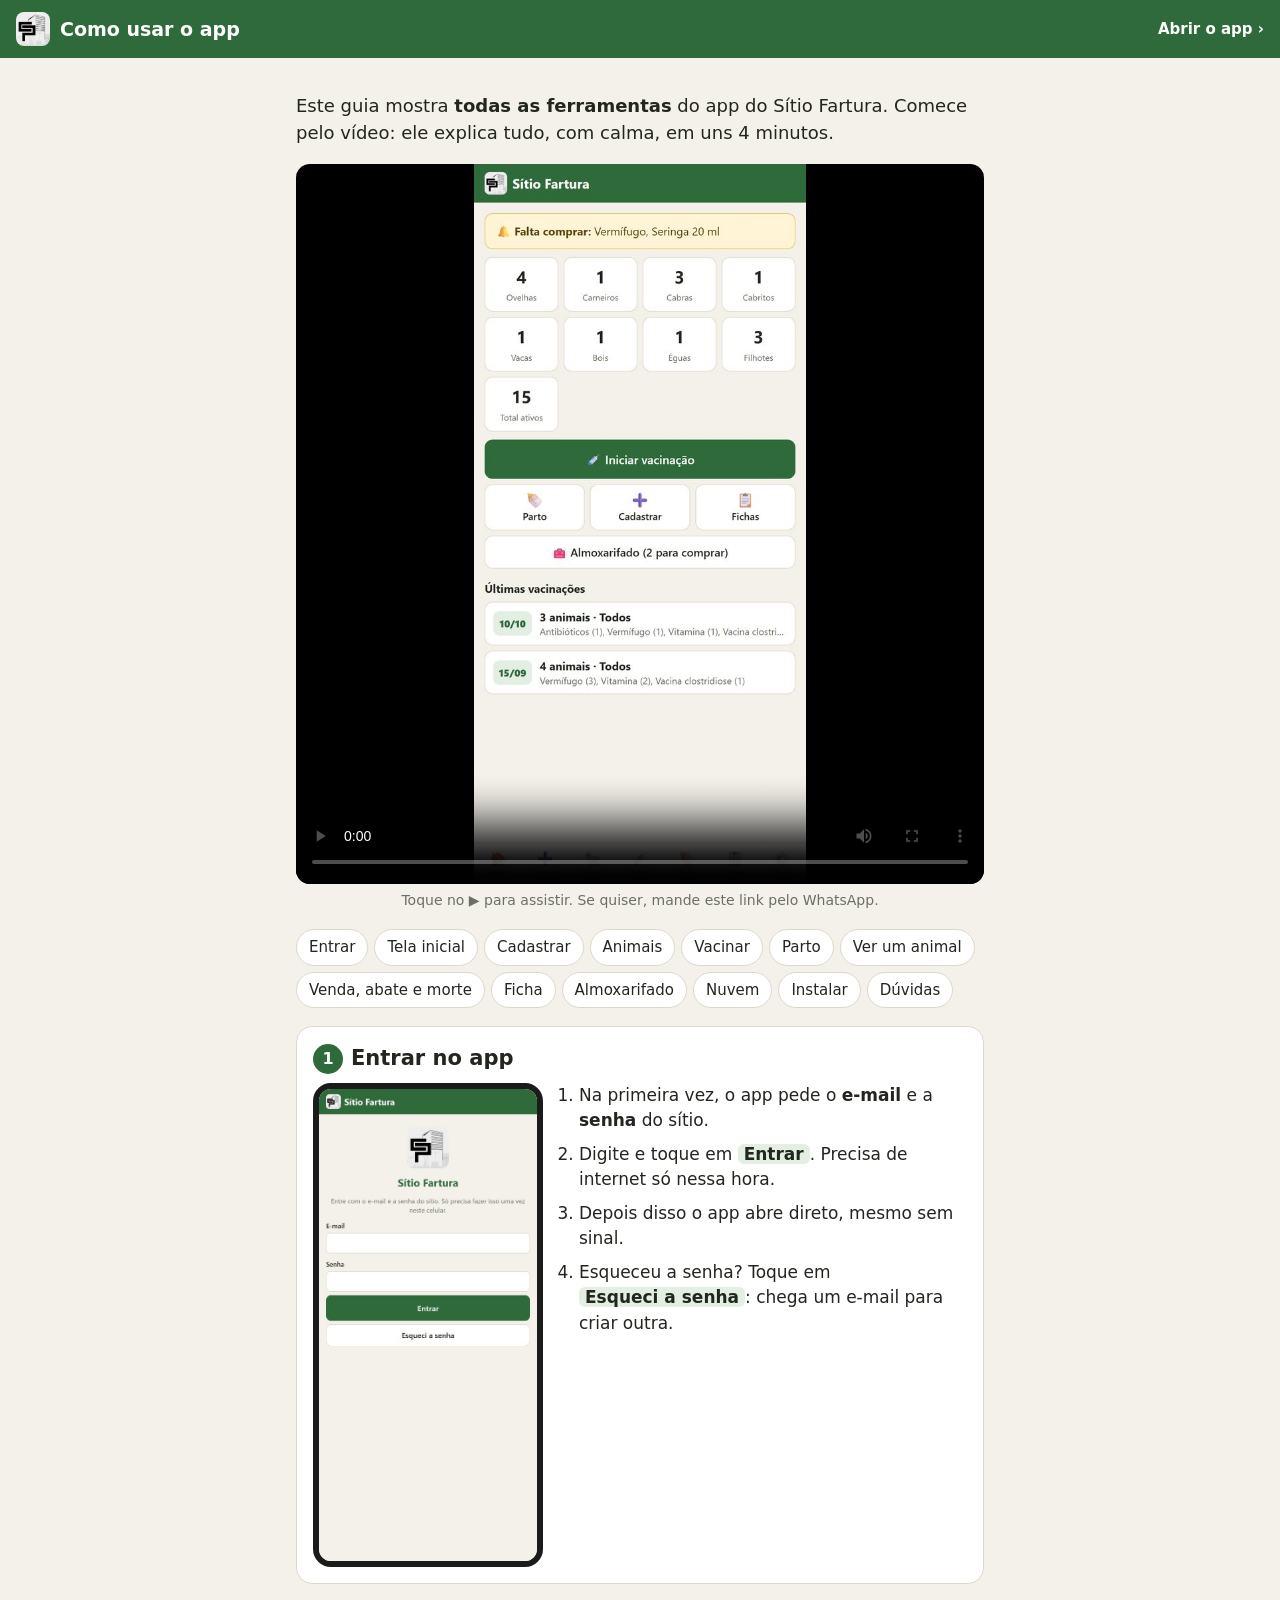
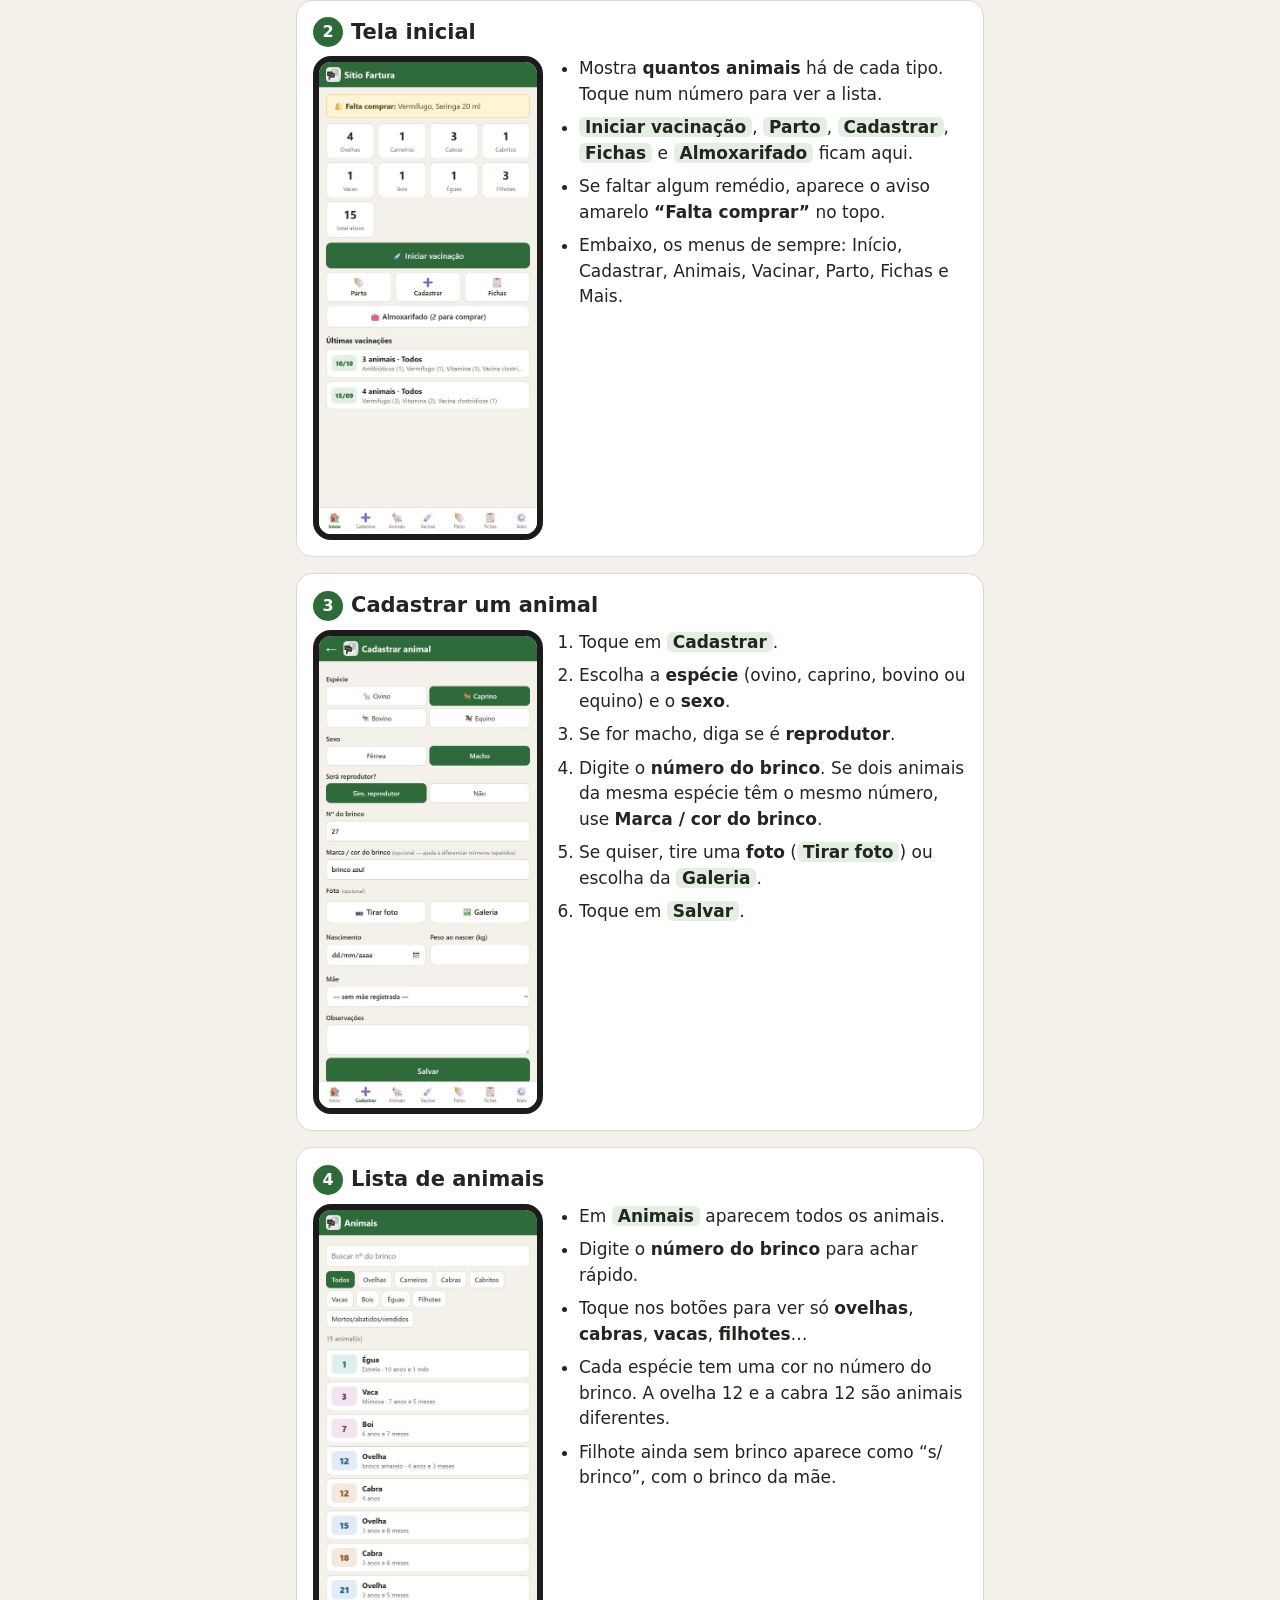
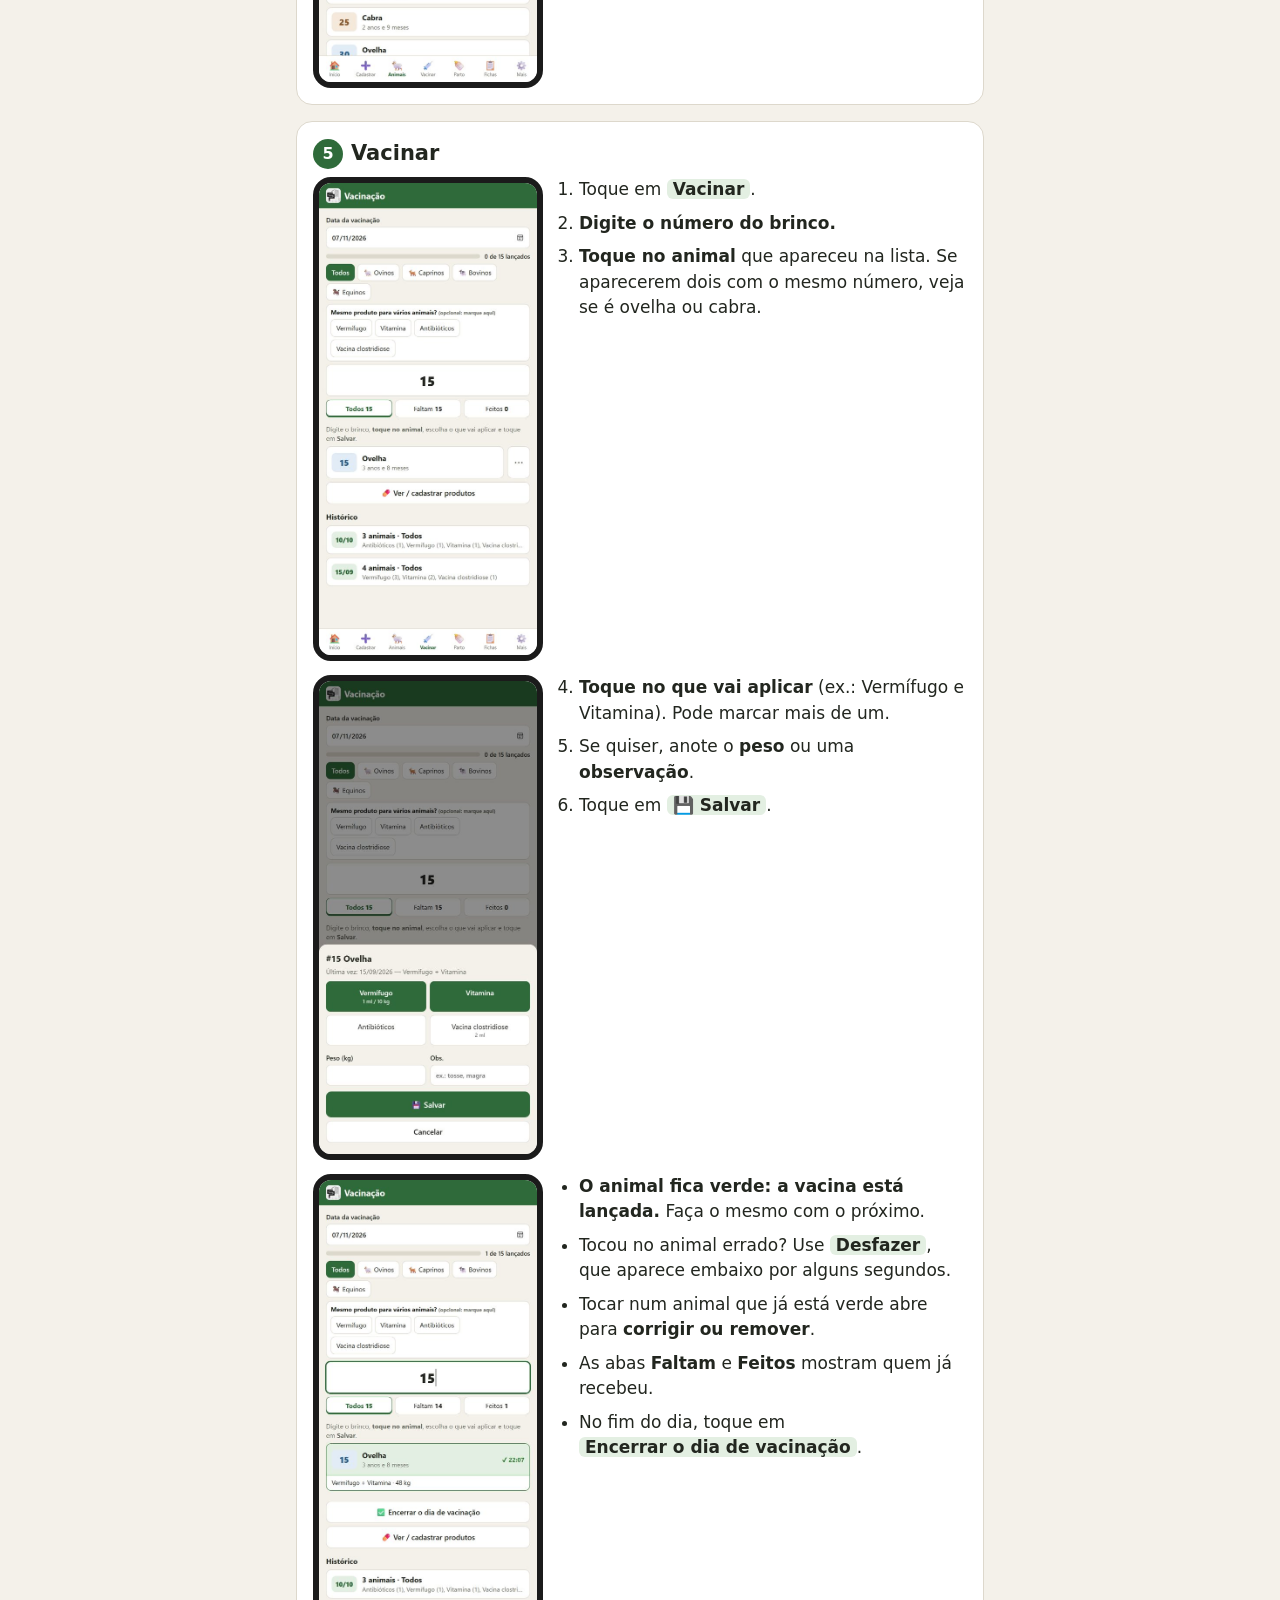
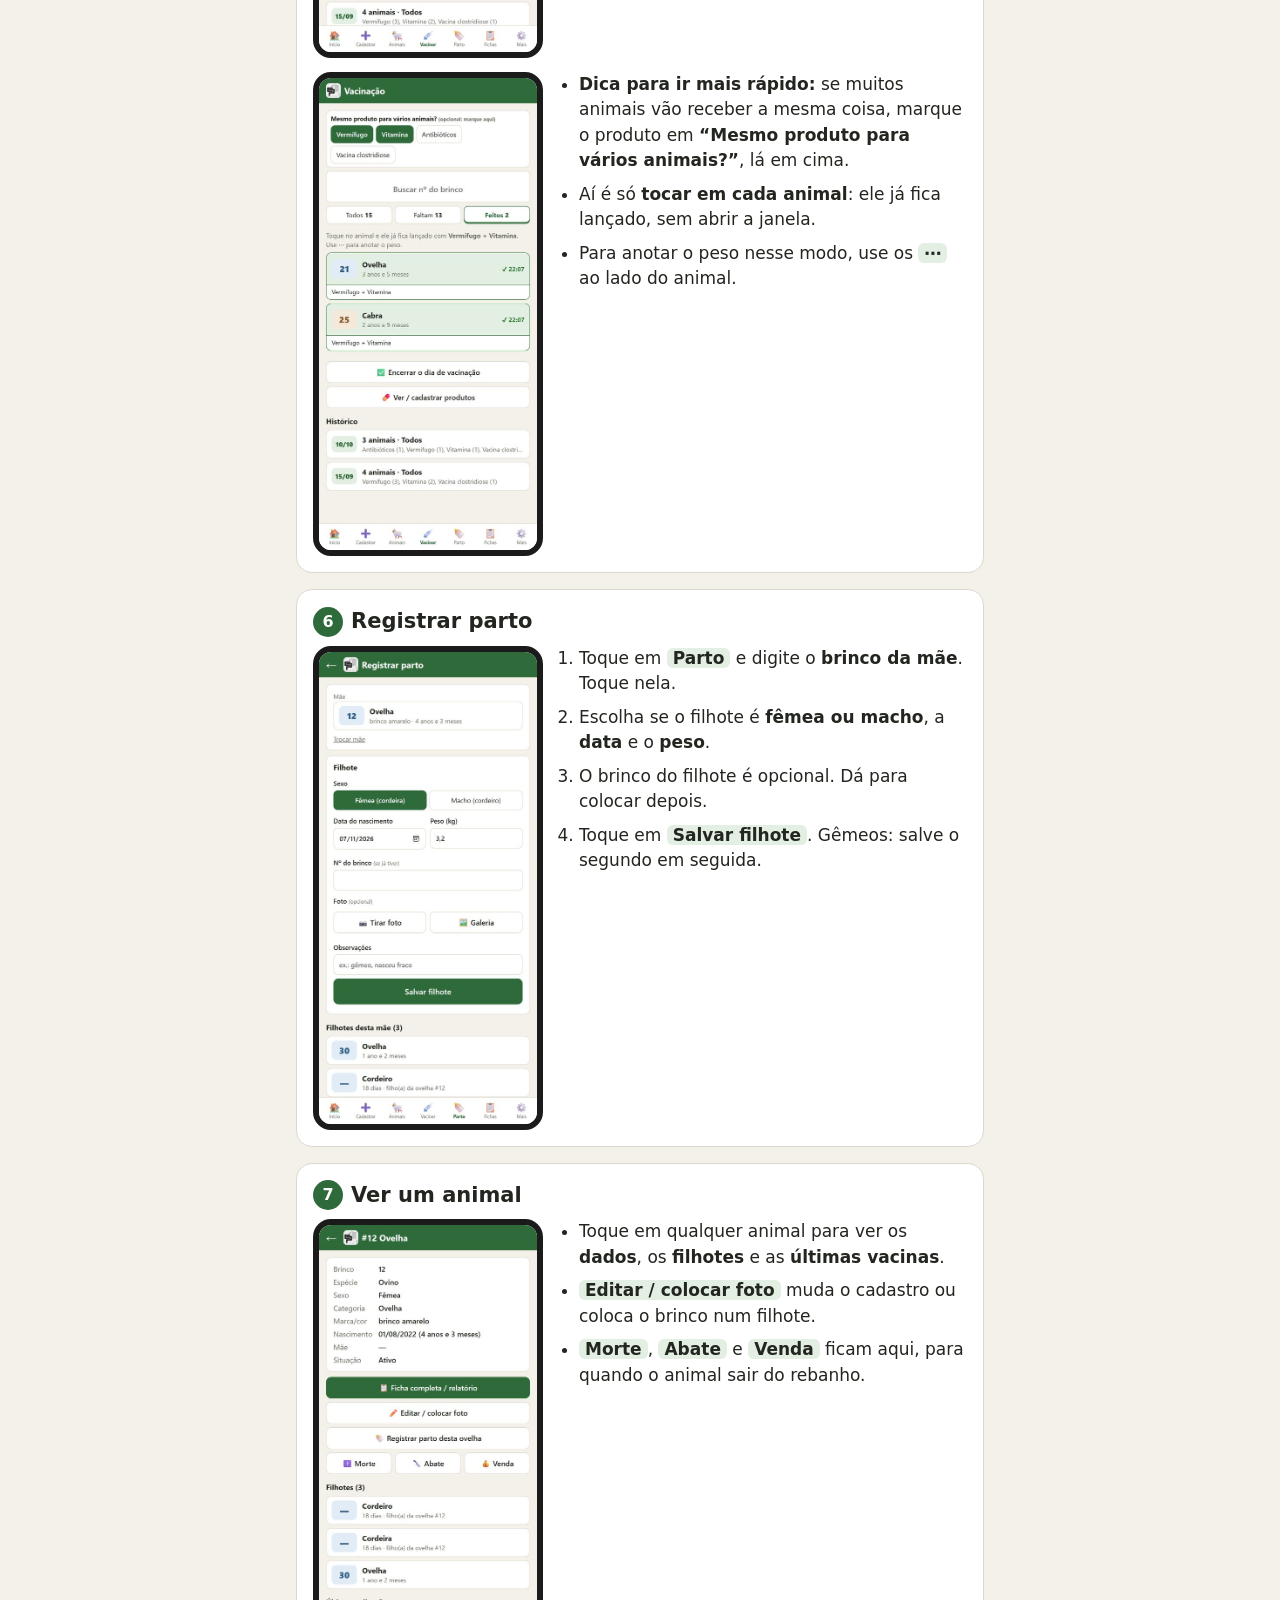
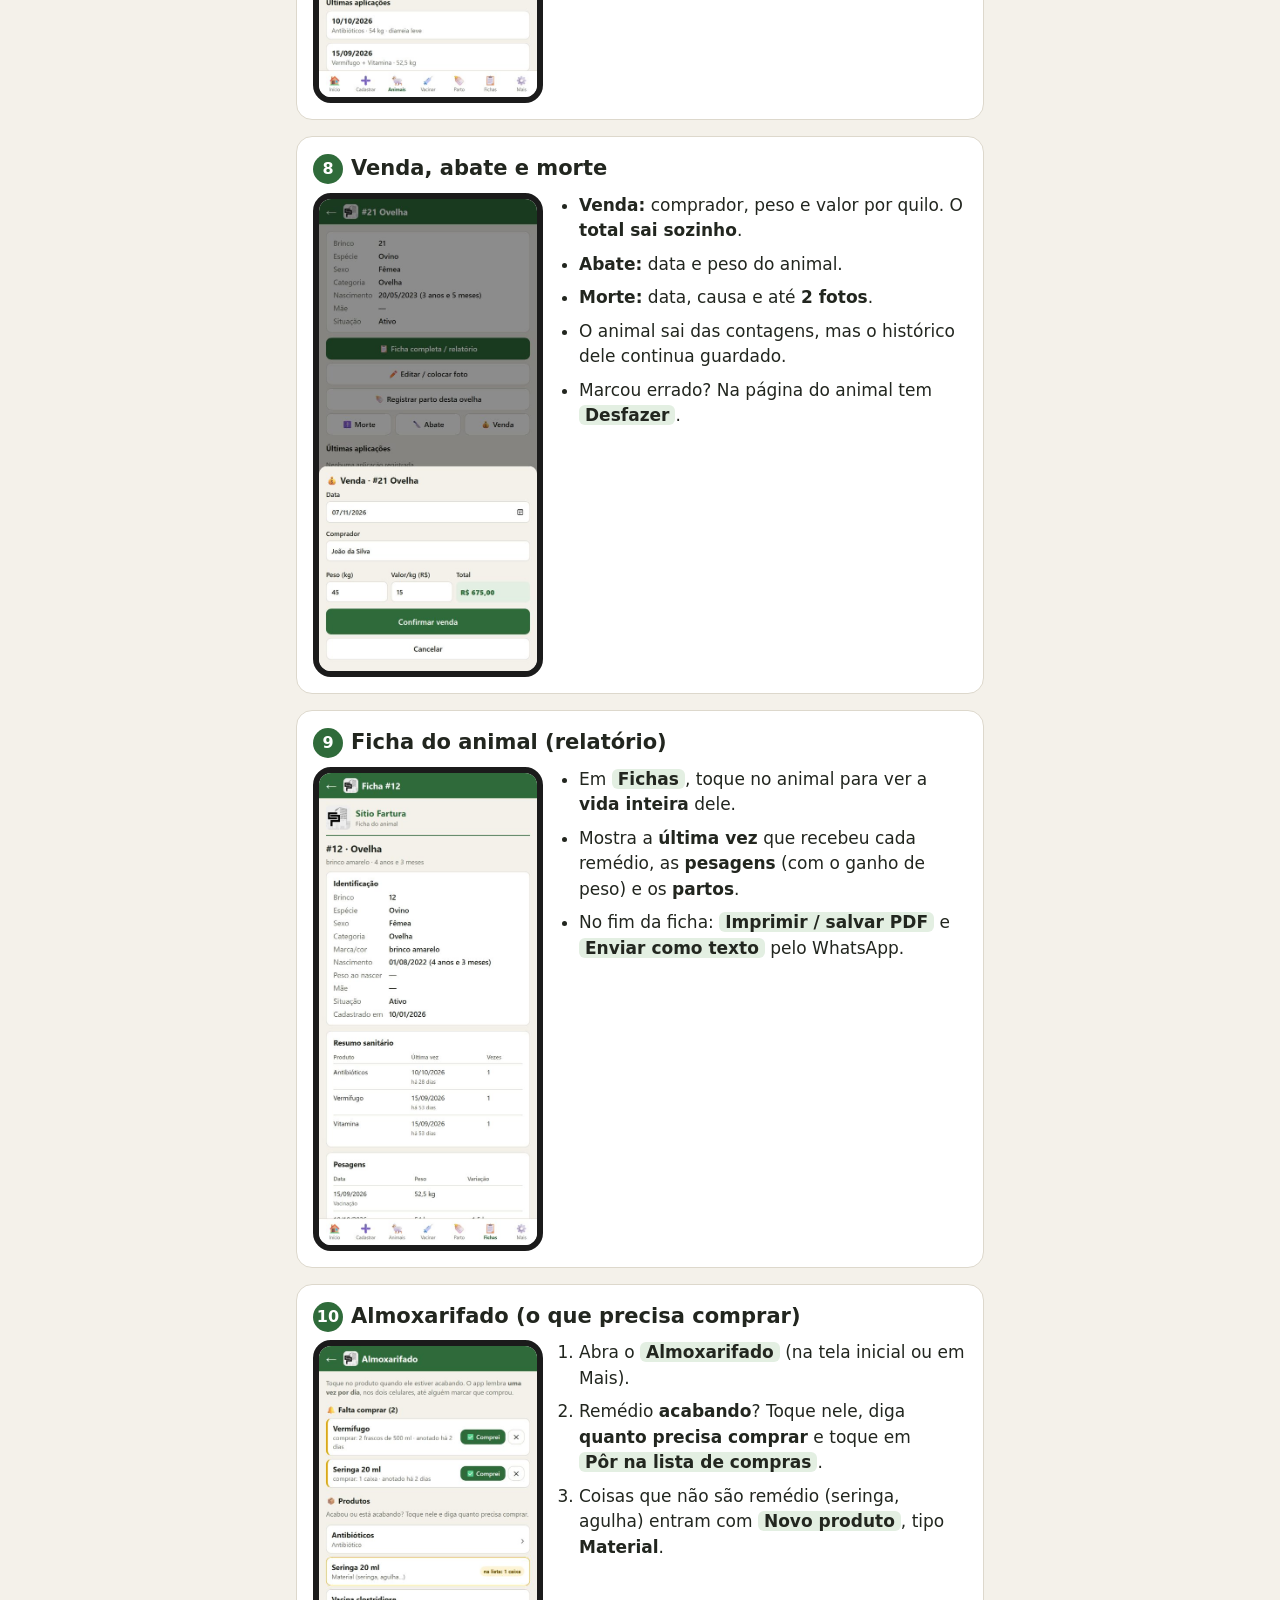
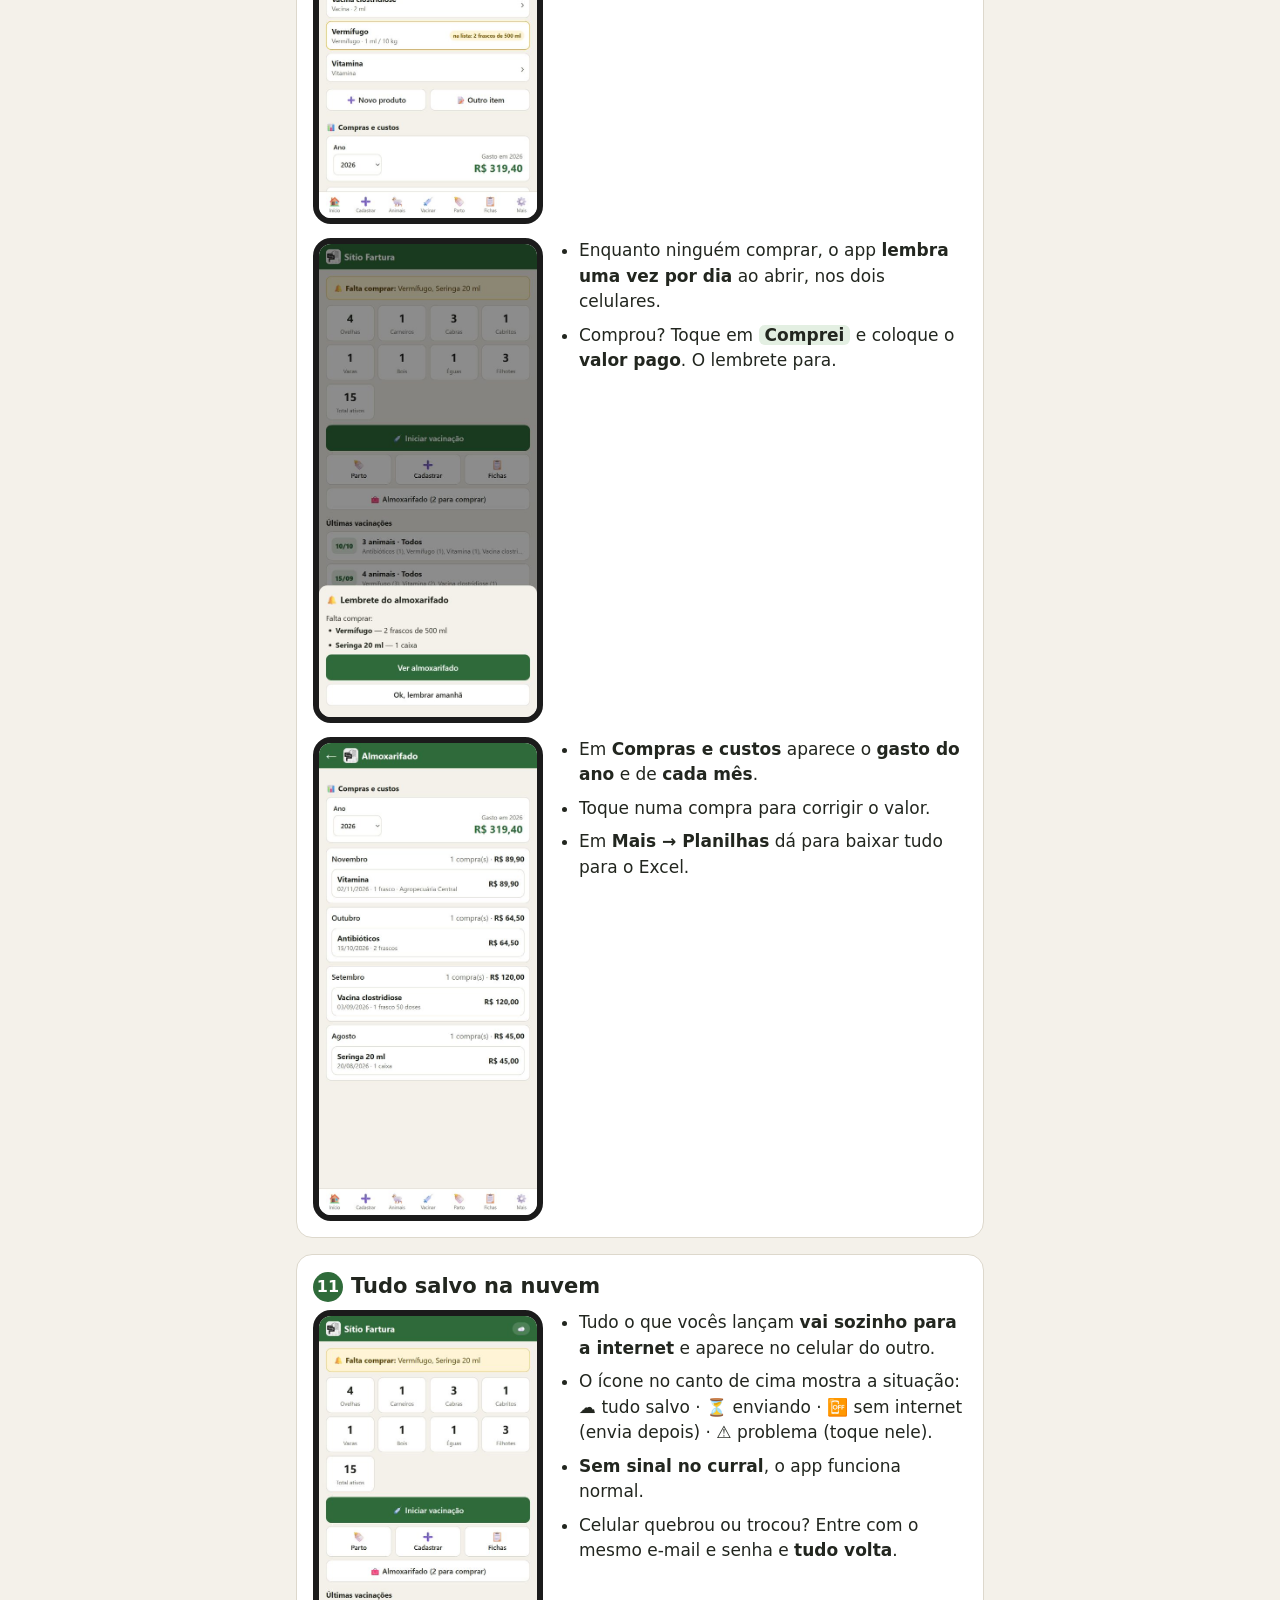
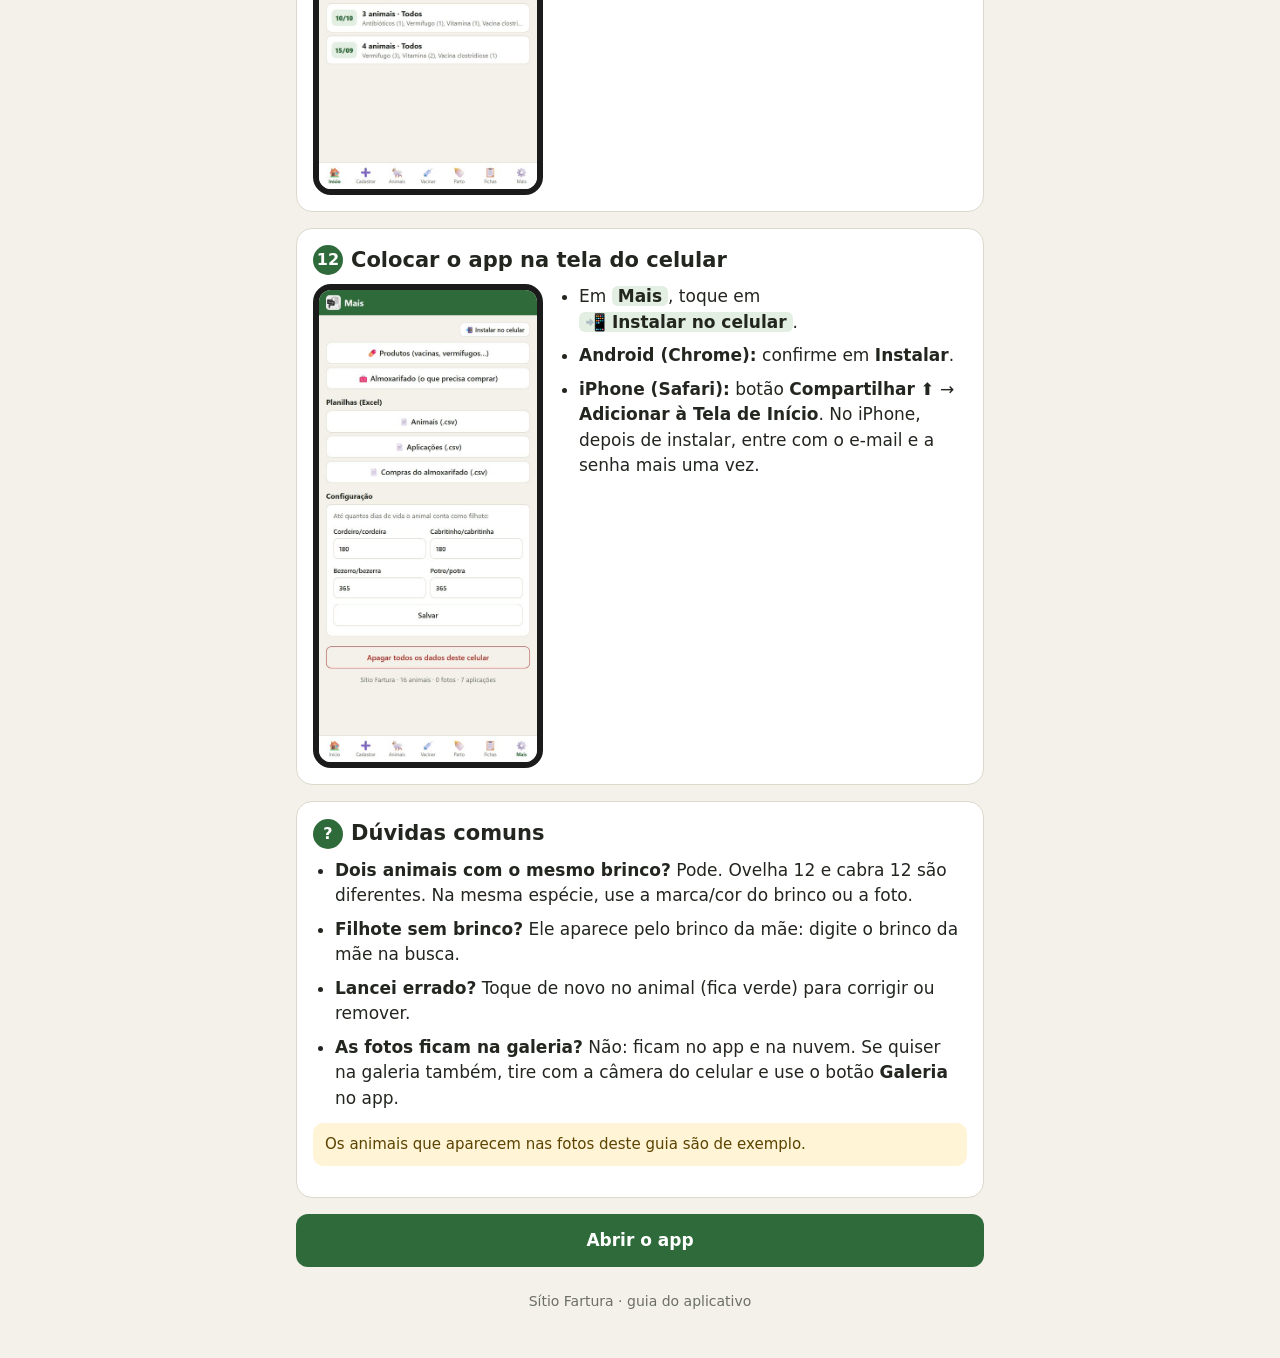
<file: guia.html>
<!doctype html>
<html lang="pt-BR">
<head>
  <meta charset="utf-8">
  <meta name="viewport" content="width=device-width, initial-scale=1, viewport-fit=cover">
  <meta name="theme-color" content="#2f6b3a">
  <title>Como usar · Sítio Fartura</title>
  <link rel="icon" href="icones/icone-192.png" type="image/png">
  <style>
    :root { --fundo: #f4f1ea; --cartao: #fff; --texto: #22261f; --suave: #6b6f64; --borda: #ddd8cc; --verde: #2f6b3a; --verde-claro: #e3efe2; --laranja: #ff8a00; }
    @media (prefers-color-scheme: dark) {
      :root { --fundo: #161814; --cartao: #22251f; --texto: #ecebe4; --suave: #a3a69b; --borda: #3a3e35; --verde: #5fae6b; --verde-claro: #23361f; }
    }
    * { box-sizing: border-box; }
    body { margin: 0; background: var(--fundo); color: var(--texto); font: 17px/1.5 system-ui, -apple-system, "Segoe UI", Roboto, sans-serif; }
    header { position: sticky; top: 0; z-index: 2; display: flex; align-items: center; gap: 10px; background: #2f6b3a; color: #fff; padding: 12px 16px; padding-top: calc(12px + env(safe-area-inset-top)); }
    header img { width: 34px; height: 34px; border-radius: 8px; background: #fff; }
    header h1 { font-size: 19px; margin: 0; flex: 1; }
    header a { color: #fff; text-decoration: none; font-weight: 600; font-size: 15px; white-space: nowrap; }
    main { max-width: 720px; margin: 0 auto; padding: 16px; }
    .intro { font-size: 18px; }
    video { display: block; width: 100%; max-height: 80vh; background: #000; border-radius: 14px; margin: 8px 0 6px; }
    .dica-video { color: var(--suave); font-size: 14px; text-align: center; margin: 0 0 18px; }
    nav.indice { display: flex; flex-wrap: wrap; gap: 6px; margin: 0 0 18px; }
    nav.indice a { background: var(--cartao); border: 1px solid var(--borda); border-radius: 99px; padding: 6px 12px; color: var(--texto); text-decoration: none; font-size: 15px; }
    section { background: var(--cartao); border: 1px solid var(--borda); border-radius: 16px; padding: 16px; margin-bottom: 16px; scroll-margin-top: 70px; }
    section h2 { margin: 0 0 8px; font-size: 21px; display: flex; align-items: center; gap: 8px; }
    section h2 .n { flex: 0 0 auto; width: 30px; height: 30px; border-radius: 50%; background: var(--verde); color: #fff; font-size: 16px; display: grid; place-items: center; }
    .lado { display: grid; grid-template-columns: 1fr; gap: 14px; }
    @media (min-width: 640px) { .lado { grid-template-columns: 230px 1fr; align-items: start; } }
    .tela { width: 100%; max-width: 280px; justify-self: center; border-radius: 18px; border: 6px solid #1b1b1b; display: block; }
    ol, ul { margin: 0; padding-left: 22px; }
    li { margin-bottom: 8px; }
    b.botao { background: var(--verde-claro); border-radius: 6px; padding: 0 6px; white-space: nowrap; }
    .obs { background: #fff4d6; color: #5b4300; border-radius: 10px; padding: 10px 12px; margin-top: 12px; font-size: 15px; }
    @media (prefers-color-scheme: dark) { .obs { background: #3a3013; color: #f1dc9c; } }
    footer { text-align: center; color: var(--suave); font-size: 14px; padding: 8px 0 30px; }
    .voltar { display: block; text-align: center; background: var(--verde); color: #fff; text-decoration: none; font-weight: 700; border-radius: 12px; padding: 14px; margin: 8px 0 16px; }
  </style>
</head>
<body>
<header>
  <img src="icones/logo.jpg" alt="">
  <h1>Como usar o app</h1>
  <a href="./">Abrir o app ›</a>
</header>

<main>
  <p class="intro">Este guia mostra <b>todas as ferramentas</b> do app do Sítio Fartura. Comece pelo vídeo:
    ele explica tudo, com calma, em uns 4 minutos.</p>

  <video controls playsinline preload="metadata" poster="guia/inicio.jpg">
    <source src="guia/video.mp4" type="video/mp4">
  </video>
  <p class="dica-video">Toque no ▶ para assistir. Se quiser, mande este link pelo WhatsApp.</p>

  <nav class="indice" aria-label="Partes do guia">
    <a href="#entrar">Entrar</a><a href="#inicio">Tela inicial</a><a href="#cadastrar">Cadastrar</a>
    <a href="#animais">Animais</a><a href="#vacinar">Vacinar</a><a href="#parto">Parto</a>
    <a href="#animal">Ver um animal</a><a href="#saida">Venda, abate e morte</a><a href="#ficha">Ficha</a>
    <a href="#almox">Almoxarifado</a><a href="#nuvem">Nuvem</a><a href="#instalar">Instalar</a><a href="#duvidas">Dúvidas</a>
  </nav>

  <section id="entrar">
    <h2><span class="n">1</span>Entrar no app</h2>
    <div class="lado">
      <img class="tela" src="guia/login.jpg" alt="Tela de entrada com e-mail e senha" loading="lazy">
      <ol>
        <li>Na primeira vez, o app pede o <b>e-mail</b> e a <b>senha</b> do sítio.</li>
        <li>Digite e toque em <b class="botao">Entrar</b>. Precisa de internet só nessa hora.</li>
        <li>Depois disso o app abre direto, mesmo sem sinal.</li>
        <li>Esqueceu a senha? Toque em <b class="botao">Esqueci a senha</b>: chega um e-mail para criar outra.</li>
      </ol>
    </div>
  </section>

  <section id="inicio">
    <h2><span class="n">2</span>Tela inicial</h2>
    <div class="lado">
      <img class="tela" src="guia/inicio.jpg" alt="Tela inicial com quantidade de animais" loading="lazy">
      <ul>
        <li>Mostra <b>quantos animais</b> há de cada tipo. Toque num número para ver a lista.</li>
        <li><b class="botao">Iniciar vacinação</b>, <b class="botao">Parto</b>, <b class="botao">Cadastrar</b>,
          <b class="botao">Fichas</b> e <b class="botao">Almoxarifado</b> ficam aqui.</li>
        <li>Se faltar algum remédio, aparece o aviso amarelo <b>“Falta comprar”</b> no topo.</li>
        <li>Embaixo, os menus de sempre: Início, Cadastrar, Animais, Vacinar, Parto, Fichas e Mais.</li>
      </ul>
    </div>
  </section>

  <section id="cadastrar">
    <h2><span class="n">3</span>Cadastrar um animal</h2>
    <div class="lado">
      <img class="tela" src="guia/cadastrar.jpg" alt="Formulário de cadastro de animal" loading="lazy">
      <ol>
        <li>Toque em <b class="botao">Cadastrar</b>.</li>
        <li>Escolha a <b>espécie</b> (ovino, caprino, bovino ou equino) e o <b>sexo</b>.</li>
        <li>Se for macho, diga se é <b>reprodutor</b>.</li>
        <li>Digite o <b>número do brinco</b>. Se dois animais da mesma espécie têm o mesmo número, use <b>Marca / cor do brinco</b>.</li>
        <li>Se quiser, tire uma <b>foto</b> (<b class="botao">Tirar foto</b>) ou escolha da <b class="botao">Galeria</b>.</li>
        <li>Toque em <b class="botao">Salvar</b>.</li>
      </ol>
    </div>
  </section>

  <section id="animais">
    <h2><span class="n">4</span>Lista de animais</h2>
    <div class="lado">
      <img class="tela" src="guia/animais.jpg" alt="Lista de animais com busca e filtros" loading="lazy">
      <ul>
        <li>Em <b class="botao">Animais</b> aparecem todos os animais.</li>
        <li>Digite o <b>número do brinco</b> para achar rápido.</li>
        <li>Toque nos botões para ver só <b>ovelhas</b>, <b>cabras</b>, <b>vacas</b>, <b>filhotes</b>…</li>
        <li>Cada espécie tem uma cor no número do brinco. A ovelha 12 e a cabra 12 são animais diferentes.</li>
        <li>Filhote ainda sem brinco aparece como “s/ brinco”, com o brinco da mãe.</li>
      </ul>
    </div>
  </section>

  <section id="vacinar">
    <h2><span class="n">5</span>Vacinar</h2>
    <div class="lado">
      <img class="tela" src="guia/vac_brinco.jpg" alt="Vacinação: número do brinco digitado e o animal na lista" loading="lazy">
      <ol>
        <li>Toque em <b class="botao">Vacinar</b>.</li>
        <li><b>Digite o número do brinco.</b></li>
        <li><b>Toque no animal</b> que apareceu na lista. Se aparecerem dois com o mesmo número, veja se é ovelha ou cabra.</li>
      </ol>
    </div>
    <div class="lado" style="margin-top:14px">
      <img class="tela" src="guia/vac_produtos.jpg" alt="Janela para escolher o que vai aplicar e salvar" loading="lazy">
      <ol start="4">
        <li><b>Toque no que vai aplicar</b> (ex.: Vermífugo e Vitamina). Pode marcar mais de um.</li>
        <li>Se quiser, anote o <b>peso</b> ou uma <b>observação</b>.</li>
        <li>Toque em <b class="botao">💾 Salvar</b>.</li>
      </ol>
    </div>
    <div class="lado" style="margin-top:14px">
      <img class="tela" src="guia/vac_feito.jpg" alt="Animal lançado aparece em verde" loading="lazy">
      <ul>
        <li><b>O animal fica verde: a vacina está lançada.</b> Faça o mesmo com o próximo.</li>
        <li>Tocou no animal errado? Use <b class="botao">Desfazer</b>, que aparece embaixo por alguns segundos.</li>
        <li>Tocar num animal que já está verde abre para <b>corrigir ou remover</b>.</li>
        <li>As abas <b>Faltam</b> e <b>Feitos</b> mostram quem já recebeu.</li>
        <li>No fim do dia, toque em <b class="botao">Encerrar o dia de vacinação</b>.</li>
      </ul>
    </div>
    <div class="lado" style="margin-top:14px">
      <img class="tela" src="guia/vac_rapido.jpg" alt="Produto marcado em cima para vários animais" loading="lazy">
      <ul>
        <li><b>Dica para ir mais rápido:</b> se muitos animais vão receber a mesma coisa, marque o produto em
          <b>“Mesmo produto para vários animais?”</b>, lá em cima.</li>
        <li>Aí é só <b>tocar em cada animal</b>: ele já fica lançado, sem abrir a janela.</li>
        <li>Para anotar o peso nesse modo, use os <b class="botao">⋯</b> ao lado do animal.</li>
      </ul>
    </div>
  </section>

  <section id="parto">
    <h2><span class="n">6</span>Registrar parto</h2>
    <div class="lado">
      <img class="tela" src="guia/parto.jpg" alt="Registro de parto com mãe e filhote" loading="lazy">
      <ol>
        <li>Toque em <b class="botao">Parto</b> e digite o <b>brinco da mãe</b>. Toque nela.</li>
        <li>Escolha se o filhote é <b>fêmea ou macho</b>, a <b>data</b> e o <b>peso</b>.</li>
        <li>O brinco do filhote é opcional. Dá para colocar depois.</li>
        <li>Toque em <b class="botao">Salvar filhote</b>. Gêmeos: salve o segundo em seguida.</li>
      </ol>
    </div>
  </section>

  <section id="animal">
    <h2><span class="n">7</span>Ver um animal</h2>
    <div class="lado">
      <img class="tela" src="guia/animal.jpg" alt="Página de um animal com botões de morte, abate e venda" loading="lazy">
      <ul>
        <li>Toque em qualquer animal para ver os <b>dados</b>, os <b>filhotes</b> e as <b>últimas vacinas</b>.</li>
        <li><b class="botao">Editar / colocar foto</b> muda o cadastro ou coloca o brinco num filhote.</li>
        <li><b class="botao">Morte</b>, <b class="botao">Abate</b> e <b class="botao">Venda</b> ficam aqui, para quando o animal sair do rebanho.</li>
      </ul>
    </div>
  </section>

  <section id="saida">
    <h2><span class="n">8</span>Venda, abate e morte</h2>
    <div class="lado">
      <img class="tela" src="guia/venda.jpg" alt="Registro de venda com valor total calculado" loading="lazy">
      <ul>
        <li><b>Venda:</b> comprador, peso e valor por quilo. O <b>total sai sozinho</b>.</li>
        <li><b>Abate:</b> data e peso do animal.</li>
        <li><b>Morte:</b> data, causa e até <b>2 fotos</b>.</li>
        <li>O animal sai das contagens, mas o histórico dele continua guardado.</li>
        <li>Marcou errado? Na página do animal tem <b class="botao">Desfazer</b>.</li>
      </ul>
    </div>
  </section>

  <section id="ficha">
    <h2><span class="n">9</span>Ficha do animal (relatório)</h2>
    <div class="lado">
      <img class="tela" src="guia/ficha.jpg" alt="Ficha completa do animal" loading="lazy">
      <ul>
        <li>Em <b class="botao">Fichas</b>, toque no animal para ver a <b>vida inteira</b> dele.</li>
        <li>Mostra a <b>última vez</b> que recebeu cada remédio, as <b>pesagens</b> (com o ganho de peso) e os <b>partos</b>.</li>
        <li>No fim da ficha: <b class="botao">Imprimir / salvar PDF</b> e <b class="botao">Enviar como texto</b> pelo WhatsApp.</li>
      </ul>
    </div>
  </section>

  <section id="almox">
    <h2><span class="n">10</span>Almoxarifado (o que precisa comprar)</h2>
    <div class="lado">
      <img class="tela" src="guia/almox.jpg" alt="Almoxarifado com lista do que falta comprar e produtos" loading="lazy">
      <ol>
        <li>Abra o <b class="botao">Almoxarifado</b> (na tela inicial ou em Mais).</li>
        <li>Remédio <b>acabando</b>? Toque nele, diga <b>quanto precisa comprar</b> e toque em <b class="botao">Pôr na lista de compras</b>.</li>
        <li>Coisas que não são remédio (seringa, agulha) entram com <b class="botao">Novo produto</b>, tipo <b>Material</b>.</li>
      </ol>
    </div>
    <div class="lado" style="margin-top:14px">
      <img class="tela" src="guia/lembrete.jpg" alt="Lembrete diário do que falta comprar" loading="lazy">
      <ul>
        <li>Enquanto ninguém comprar, o app <b>lembra uma vez por dia</b> ao abrir, nos dois celulares.</li>
        <li>Comprou? Toque em <b class="botao">Comprei</b> e coloque o <b>valor pago</b>. O lembrete para.</li>
      </ul>
    </div>
    <div class="lado" style="margin-top:14px">
      <img class="tela" src="guia/almox_custos.jpg" alt="Gastos do ano e de cada mês" loading="lazy">
      <ul>
        <li>Em <b>Compras e custos</b> aparece o <b>gasto do ano</b> e de <b>cada mês</b>.</li>
        <li>Toque numa compra para corrigir o valor.</li>
        <li>Em <b>Mais → Planilhas</b> dá para baixar tudo para o Excel.</li>
      </ul>
    </div>
  </section>

  <section id="nuvem">
    <h2><span class="n">11</span>Tudo salvo na nuvem</h2>
    <div class="lado">
      <img class="tela" src="guia/nuvem.jpg" alt="Ícone de nuvem no topo do app" loading="lazy">
      <ul>
        <li>Tudo o que vocês lançam <b>vai sozinho para a internet</b> e aparece no celular do outro.</li>
        <li>O ícone no canto de cima mostra a situação:
          <b>☁️</b> tudo salvo · <b>⏳</b> enviando · <b>📴</b> sem internet (envia depois) · <b>⚠️</b> problema (toque nele).</li>
        <li><b>Sem sinal no curral</b>, o app funciona normal.</li>
        <li>Celular quebrou ou trocou? Entre com o mesmo e-mail e senha e <b>tudo volta</b>.</li>
      </ul>
    </div>
  </section>

  <section id="instalar">
    <h2><span class="n">12</span>Colocar o app na tela do celular</h2>
    <div class="lado">
      <img class="tela" src="guia/instalar.jpg" alt="Passo a passo para instalar o app" loading="lazy">
      <ul>
        <li>Em <b class="botao">Mais</b>, toque em <b class="botao">📲 Instalar no celular</b>.</li>
        <li><b>Android (Chrome):</b> confirme em <b>Instalar</b>.</li>
        <li><b>iPhone (Safari):</b> botão <b>Compartilhar</b> ⬆️ → <b>Adicionar à Tela de Início</b>.
          No iPhone, depois de instalar, entre com o e-mail e a senha mais uma vez.</li>
      </ul>
    </div>
  </section>

  <section id="duvidas">
    <h2><span class="n">?</span>Dúvidas comuns</h2>
    <ul>
      <li><b>Dois animais com o mesmo brinco?</b> Pode. Ovelha 12 e cabra 12 são diferentes. Na mesma espécie, use a marca/cor do brinco ou a foto.</li>
      <li><b>Filhote sem brinco?</b> Ele aparece pelo brinco da mãe: digite o brinco da mãe na busca.</li>
      <li><b>Lancei errado?</b> Toque de novo no animal (fica verde) para corrigir ou remover.</li>
      <li><b>As fotos ficam na galeria?</b> Não: ficam no app e na nuvem. Se quiser na galeria também, tire com a câmera do celular e use o botão <b>Galeria</b> no app.</li>
    </ul>
    <p class="obs">Os animais que aparecem nas fotos deste guia são de exemplo.</p>
  </section>

  <a class="voltar" href="./">Abrir o app</a>
  <footer>Sítio Fartura · guia do aplicativo</footer>
</main>
</body>
</html>
</file>
